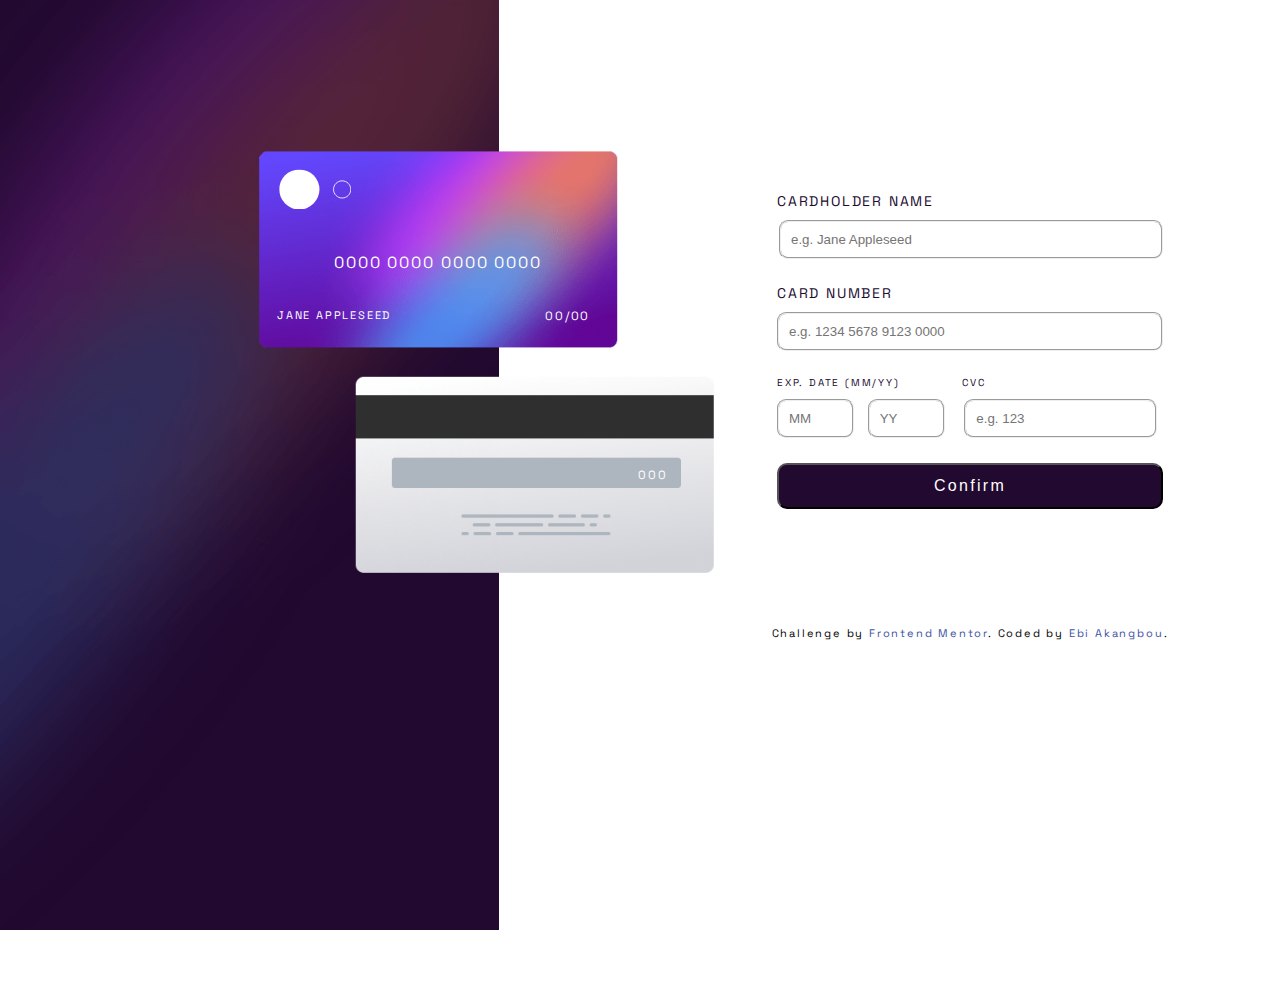
<file: index.html>
<!DOCTYPE html>
<html lang="en">
<head>
<meta charset="UTF-8">
<meta name="Author" content="Ebi Akangbou">
<meta name="viewport" content="width=device-width, initial-scale=1.0">
<link rel="shortcut icon" href="images/favicon-32x32.png" type="image/png" sizes="32x32">
<link rel="stylesheet" href="Css/style.css">
<title>Frontend Mentor | Interactive card details form</title>
<style>
    .attribution { font-size: 11px; text-align: center; }
    .attribution a { color: hsl(228, 45%, 44%); }
  </style>
</head>
<body>
    <header>
    <h1>Header</h1>
<div class="countainer">
    <img src="images/bg-card-front.png" alt="bg-card" width="447" height="245" title="bg-card">
    <div><img src="images/card-logo.svg" alt="card-logo" width="84" height="47" title="card-logo" class="top-left" ></div>
<div class="center" >0000 0000 0000 0000</div>
<div class="bottom-left">Jane Appleseed</div>
<div class="bottom-right">00/00</div>
</div>

<div class="countainer1">
<img src="images/bg-card-back.png" alt="card-back" width="447" height="245" title="card back" >
<div class="center-left">000</div>
</div>  
    </header>
<main>    
 <form action="thank.html" id="form" method="GET">
     
  <label for="name">Cardholder Name</label>
  <input type="text" placeholder="e.g. Jane Appleseed" id="name">
  <p class="error"></p>
     
  <label for="number">Card Number</label>
  <input type="number" placeholder="e.g. 1234 5678 9123 0000"  pattern="[0-9]{4} [0-9]{4} [0-9]{4} [0-9]{4}" id="number" autocomplete="on">
  <p class="error"></p>
     
<div class="form__div">
    <label for="name">Exp. Date (MM/YY)</label>
    <label for="name">CVC</label>      
</div>
<div class="form__div1">
    <input type="number" placeholder="MM" id="month">
    <input type="number" placeholder="YY" id="year">
    <input type="number" placeholder="e.g. 123" id="code">
</div>
<div class="form__div2">
    <p class="error"></p>
    <p class="error"></p>     
</div>
  
  <button id="btn" type="submit">Confirm</button>
</form>
<section class="hero">
    
  <figure>
    <img src="images/icon-complete.svg" alt="Completed Icon" width="80" height="80" title="success">
  </figure>
  <h2>Thank you!</h2>
 
<p>We've added your card details</p>
<button>Continue</button>
</section>
 
    <div class="attribution">
        Challenge by <a href="https://www.frontendmentor.io?ref=challenge" target="_blank">Frontend Mentor</a>. 
        Coded by <a href="https://github.com/Ebi-Akangbou">Ebi Akangbou</a>.
      </div> 
      </main>
      <script src="index.js"></script>
</body>
</html>
</file>
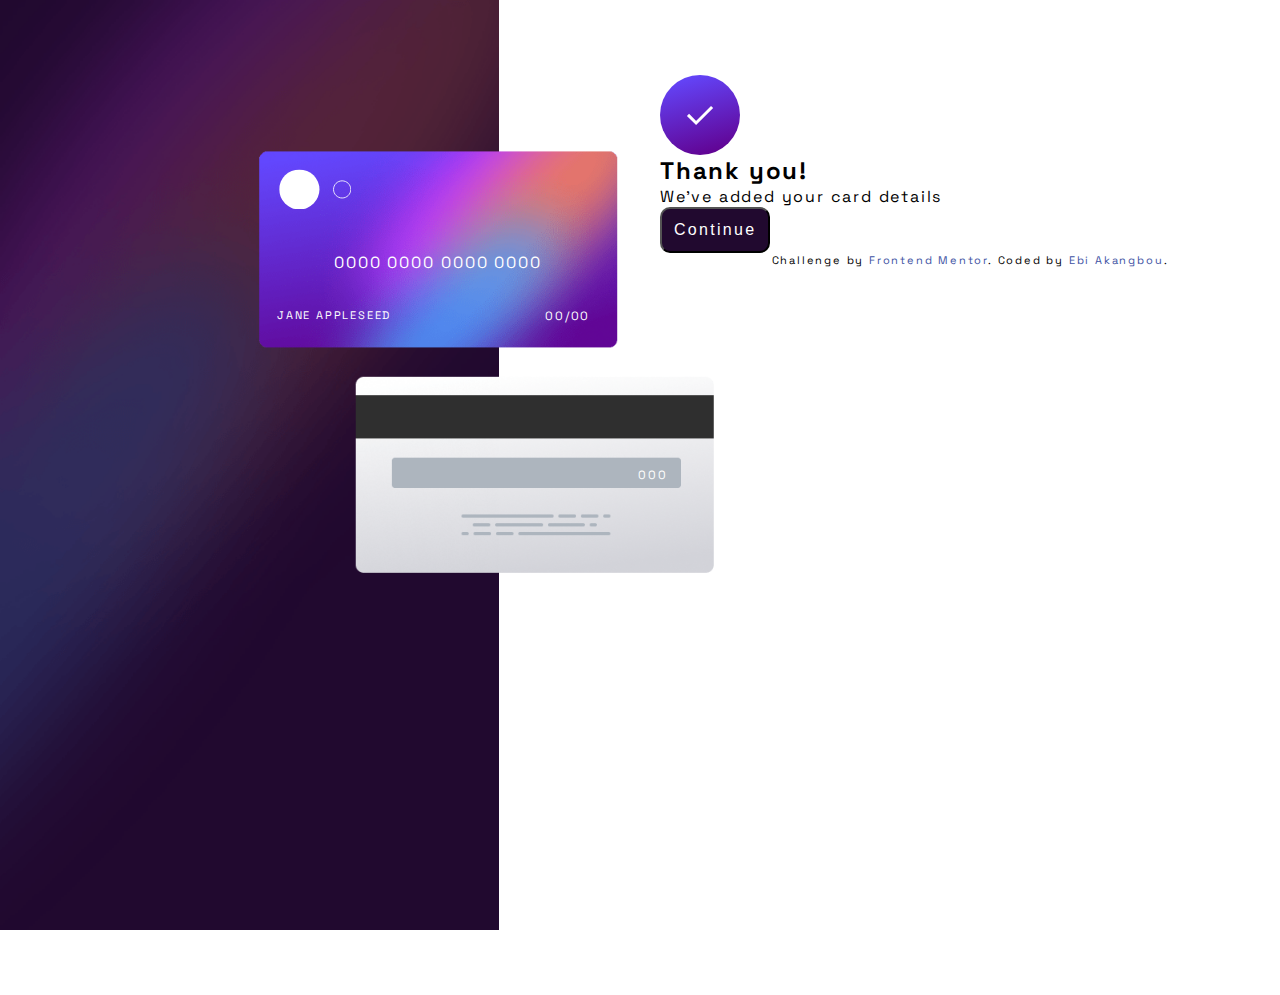
<file: thank.html>
<!DOCTYPE html>
<html lang="en">
<head>
<meta charset="UTF-8">
<meta name="Author" content="Ebi Akangbou">
<meta name="viewport" content="width=device-width, initial-scale=1.0">
<link rel="icon" href="/images/favicon-32x32.png" type="image-icon" sizes="32*32">
<link rel="stylesheet" href="Css/style.css">
<title>Frontend Mentor | Interactive card details form</title>
<style>
    .attribution { font-size: 11px; text-align: center; }
    .attribution a { color: hsl(228, 45%, 44%); }
  </style>
</head>
<body>
  <header>
    <h1>Heading</h1>
<div class="countainer">
    <img src="/images/bg-card-front.png" alt="front_card" width="447" height="245" title="Front Card">
    <div><img src="/images/card-logo.svg" alt="back_card" width="84" height="47" title="Back Card" class="top-left" ></div>
<div class="center" id="numberChanged">0000 0000 0000 0000</div>
<div class="bottom-left" id="nameChanged">Jane Appleseed</div>
<div class="bottom-right">00/00</div>
</div>

<div class="countainer1">
<img src="/images/bg-card-back.png" alt="" width="447" height="245" title="" >
<div class="center-left" id="codeChanged">000</div>
</div>  
    </header>
<main>
    <article>
    
    <figure>
      <img src="/images/icon-complete.svg" alt="Completed Icon" width="80" height="80" title="success">
    </figure>
    <h2>Thank you!</h2>
    <!-- Completed state start -->
<p>We've added your card details</p>
<button>Continue</button>
  </article>
    <div class="attribution">
        Challenge by <a href="https://www.frontendmentor.io?ref=challenge" target="_blank">Frontend Mentor</a>. 
        Coded by <a href="#">Ebi Akangbou</a>.
      </div>
    </main>
    <!-- <script src="index.js"></script> -->
</body>
</html>
</file>
<file: Css/style.css>
/* ||RESET */
@import url('https://fonts.googleapis.com/css2?family=Space+Grotesk:wght@500&display=swap');

*{
 margin: 0;
 padding: 0;
 box-sizing: border-box;   
}
img{
    display: block;
    max-width: 100%;
    height: auto;
}
/* end */
/* || Variables */
:root{
    /* COLOR */
    --Btn-Color:hsl(278, 68%, 11%);
    --Font-Color:hsl(278, 68%, 11%);
    --Img-Color:hsl(0, 0%, 100%);
    --error-Color:hsl(0, 100%, 66%);
}

/* GENERAL STYLES */
body{
    font-family: 'Space Grotesk', sans-serif;
    min-width: 46vh;
    letter-spacing: 1.8px;
    
    
}
header{
    background-image: url(../images/bg-main-mobile.png);
    background-repeat: no-repeat;
    background-size: cover;
    display: grid;
    place-content: center;
    margin-bottom: 65px;
    
}
h1{
    display: none;
}
form{
    display: grid;
    place-content: center;
    margin: 1.2em 1.2em;
    padding: 5px;
}

legend{
    display: none;
}
label{
    font-size: 14px;
    text-transform: uppercase;
    margin-bottom: 10px;
    color: var(--Font-Color);

}
input{
    border: 2px groove ;
    padding: 10px;
    margin-bottom: 10px;
    cursor: pointer;
    border-radius: 9px;
}
input:hover{
    border: 2.5px var(--Btn-Color) groove;
}
input:nth-child(2){
    margin-left: -38px;
}
input:last-child{
    margin-left: -70px;
    width: 150%;
}
input:focus{
    outline: none;
}
div label{
    font-size: 10px;
}
div label:last-child{
    display: inline-block;
    margin-left: -8px;

}
button{
    padding: 12px;
    background: hsl(278, 68%, 11%);
    color:var(--Img-Color);
    cursor: pointer;
    font-size: 16px;
    letter-spacing: 2.3px;
    border-radius: 10px;
}
div.form__div, div.form__div2{
    
    display: grid;
    grid-template-columns: repeat(2, 1fr);
    justify-content: space-evenly;
}
div.form__div1{
    display: grid;
    grid-template-columns: repeat(3, 1fr);

}

div input{
    width: 60%;   
}
section{
    display: grid;
    place-content: center;
}
section figure img{
    margin: auto;
    margin-bottom: 30px;
}
section h2{
    text-transform: uppercase;
    margin: auto;
    margin-bottom: 15px;
}
section p{
    margin-bottom:40px;
    font-size: 12px;
}
section button{
    margin-left: -40px;
    width: 140%;
}

.countainer, .countainer1{
    position: relative;  

}
.countainer{
    width: 80%;
    top: 50%;
    left: 50%;
    z-index: 1;
    transform: translate(-57%, 70%);
    box-shadow: 50px #000;
}
.countainer1{
    width: 80%;
    top: 50%;
    left: 50%;
    transform: translate(-43%, -87%);
}
.top-left, .center, .bottom-left, .bottom-right, .center-left{
    position: absolute;   
}
img.top-left {
    top: 18px;
    left: 20px;
    width: 20%;
}
.center{
    top: 50%;
    left: 50%;
    font-size: 1em;
    color:var(--Img-Color);
    transform: translate(-50%, 10%);
    white-space: nowrap;
    letter-spacing: 1.9px;
}
.bottom-left{
    top: 80%;
    left: 5%;
    font-size: 11px;
    color:var(--Img-Color);
    text-transform: uppercase;
    /* transform: translate(-130%, 250%); */    
}
.bottom-right{
    top: 80%;
    left: 80%;
    font-size: 12px;
    color:#fff ;
}
.center-left{
    top: 46%;
    left: 79%;
    font-size: 11.9px;
    color:#fff ;
}
.error{
    margin-bottom: 15px;
    color: var(--error-Color);
    font-size: 11px;
}
#name{
    margin-left: 2px;
}
.attribution{
    font-size: 16px;
    margin-top: 40px;
}
:any-link{
    text-decoration: none;
    color: var(--Btn-Color);
}
.change{
    color: red;
}

@media screen and (min-width:1200px){
    body{
        display: grid;
        grid-template-columns: repeat(2, 1fr);
        place-content: center;
        overflow-y: hidden;
    }
    header{
        background-image: url(../images/bg-main-desktop.png);
        background-size: contain;
        height: 930px;        
        
    }
    main{
        margin-left:20px;
        margin-top:75px;
    }
    form{
        margin: 7em 7em;
        place-content: start;
        padding: 5px;
    }
    .countainer{
        transform: translate(-17%, -110%);
    }
    .countainer1{
        transform: translate(10%, -95%);
        box-shadow: #000;
    }
    .attribution{
        font-size: 16px;
        margin-top: 0px;
    }
    section{
        
        margin:  150px auto;
    }
    
}
</file>
